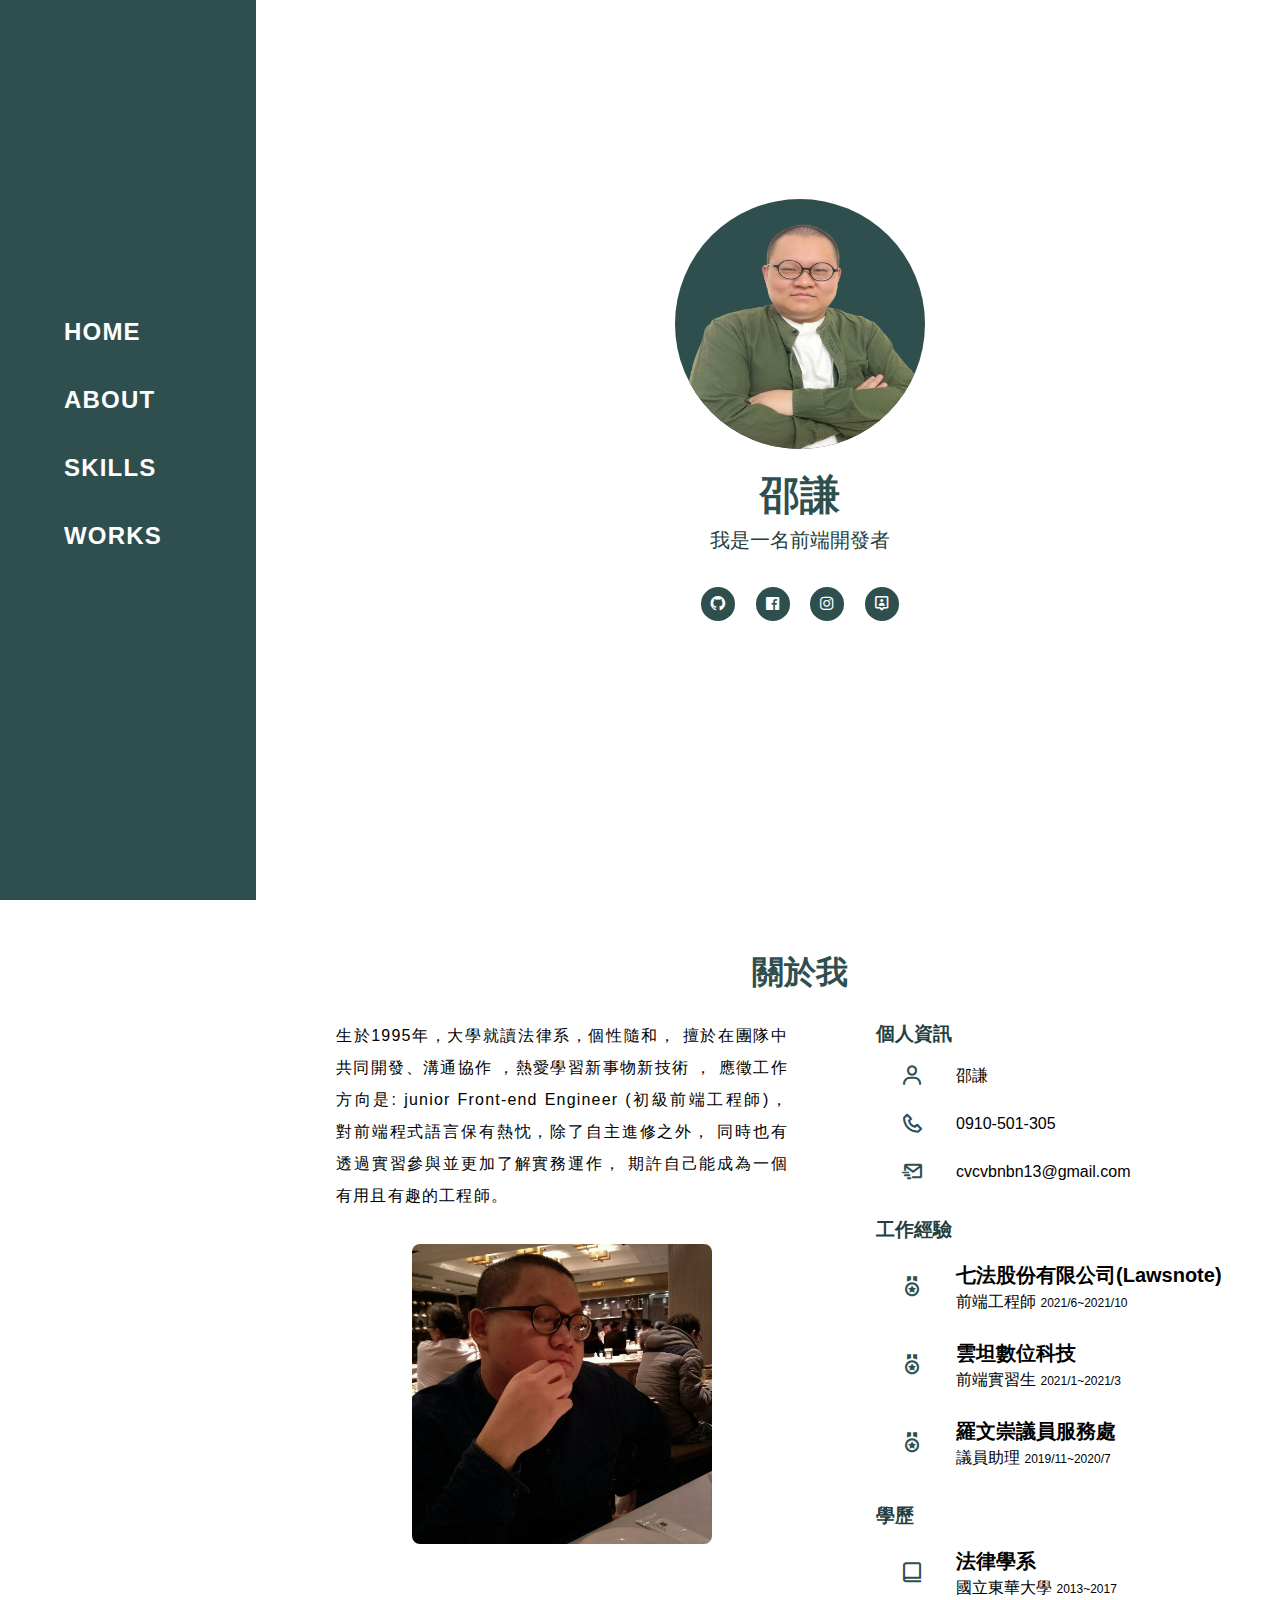
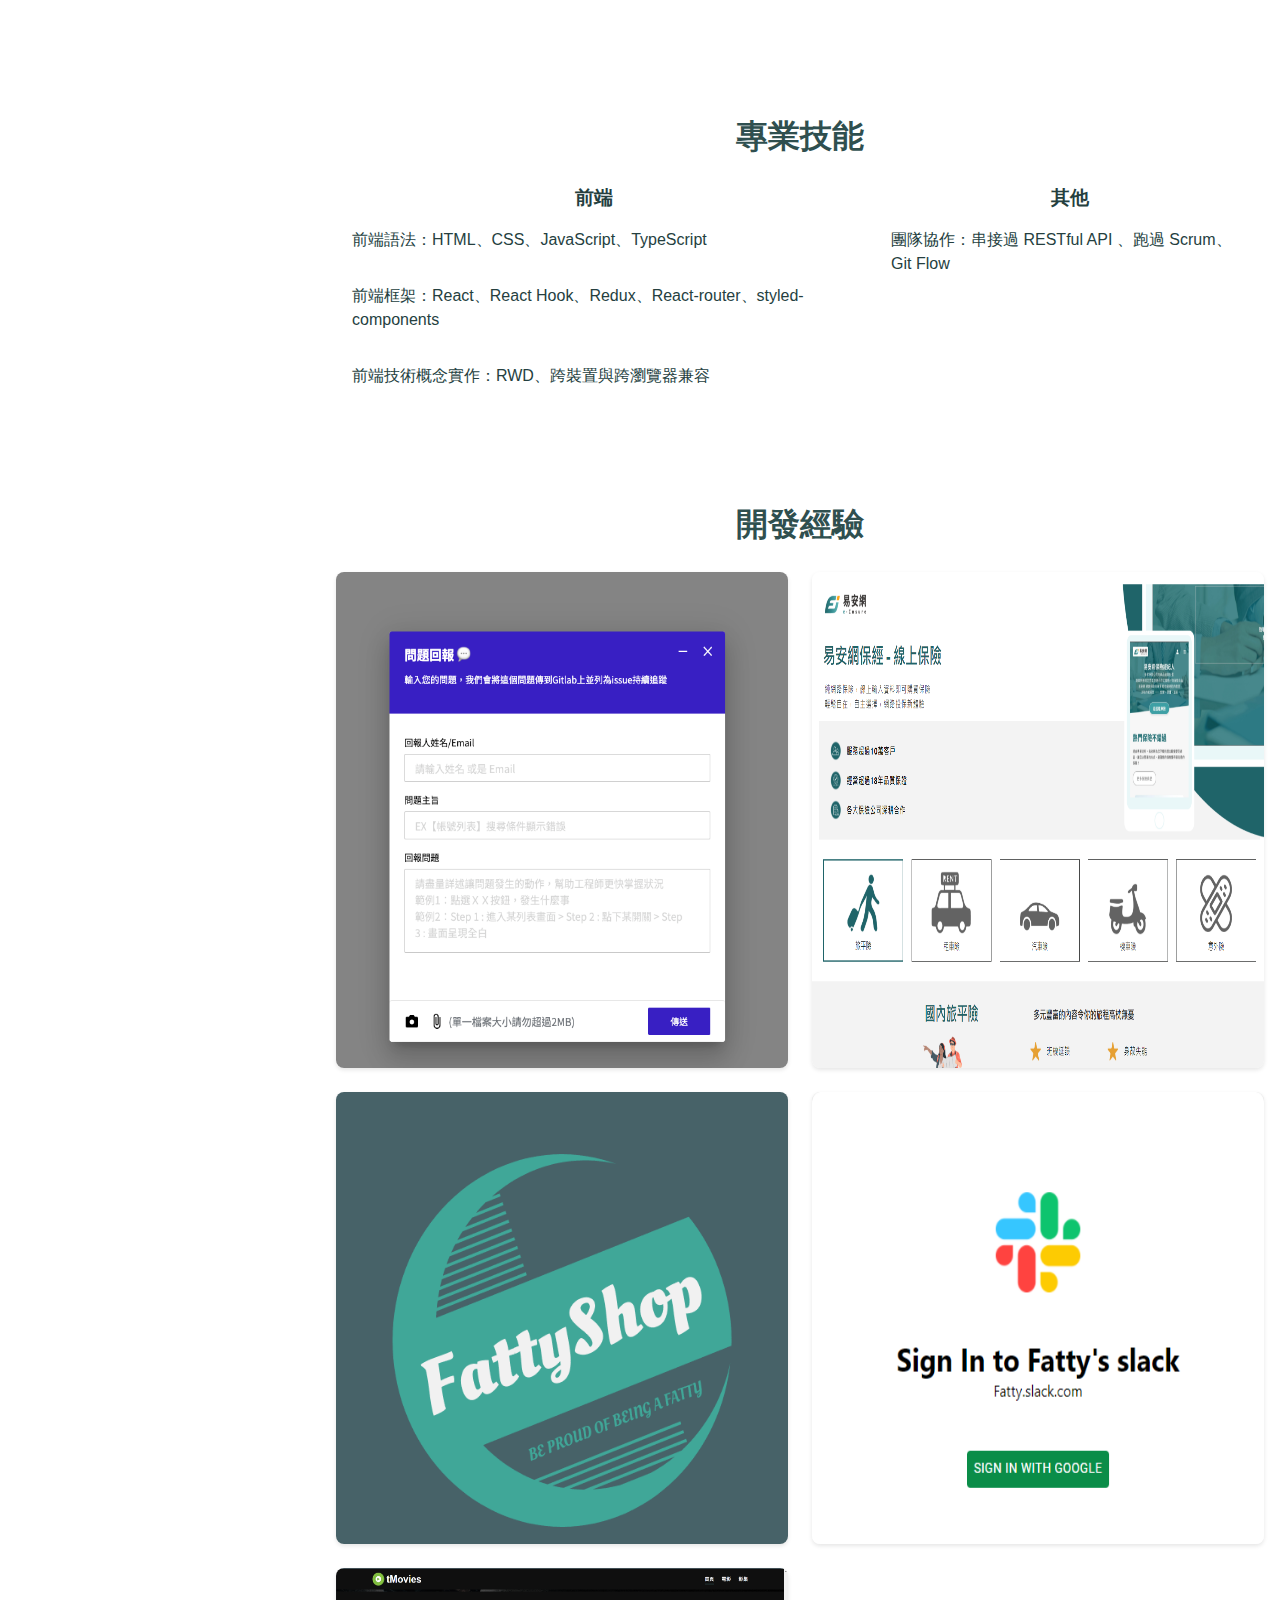
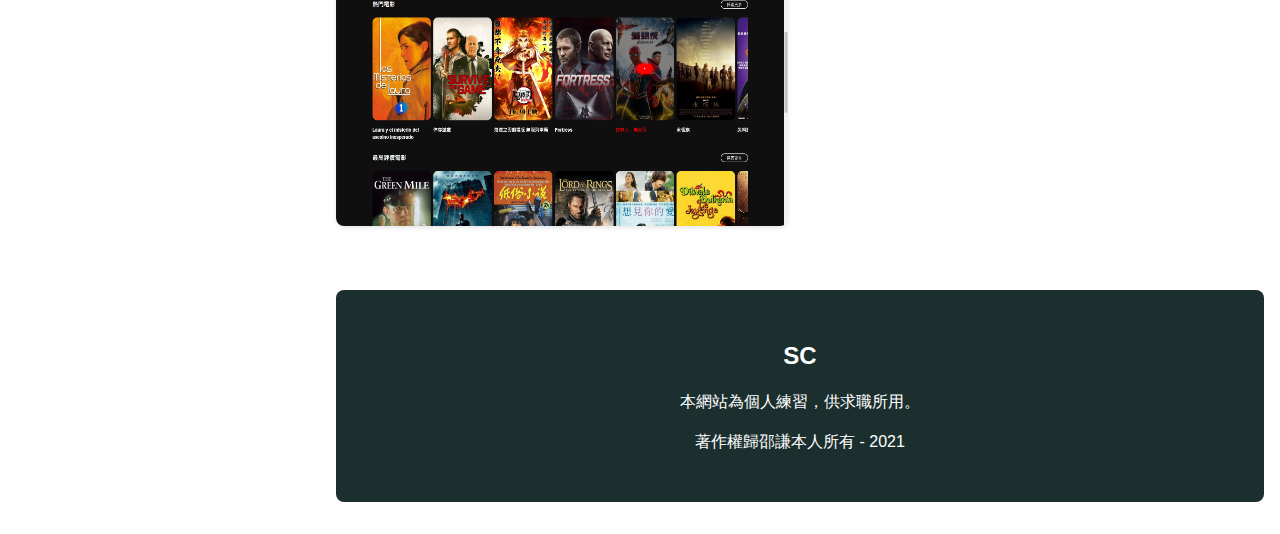
<file: index.html>
<!DOCTYPE html>
<html lang="en">
  <head>
    <meta charset="UTF-8" />
    <meta http-equiv="X-UA-Compatible" content="IE=edge" />
    <meta name="viewport" content="width=device-width, initial-scale=1.0" />
    <link rel="icon" href="assets/img/favicon.png" type="img/x-icon" />
    <link rel="stylesheet" href="assets/css/style.css" />
    <link
      href="https://unpkg.com/boxicons@2.0.7/css/boxicons.min.css"
      rel="stylesheet"
    />
    <title>嗨!我是邵謙</title>
  </head>
  <body>
    <header class="header">
      <div class="nav bd-grid">
        <div class="nav__toggle" id="nav__toggle">
          <i class="bx bx-menu"></i>
        </div>

        <div>
          <a href="#home">
            <img src="assets/img/logo.png" alt="" class="nav__logo" />
          </a>
        </div>

        <div class="nav__menu" id="nav__menu">
          <div class="nav__close" id="nav__close">
            <i class="bx bx-x"></i>
          </div>

          <ul class="nav__list">
            <li class="nav__item">
              <a href="#home" class="nav__link">Home</a>
            </li>
            <li class="nav__item">
              <a href="#about" class="nav__link">About</a>
            </li>
            <li class="nav__item">
              <a href="#skills" class="nav__link">Skills</a>
            </li>
            <li class="nav__item">
              <a href="#works" class="nav__link">Works</a>
            </li>
          </ul>
        </div>
      </div>
    </header>

    <main class="main">
      <section class="home" id="home">
        <div class="home__container bd-grid">
          <div class="home__data">
            <div class="home__img">
              <img src="assets/img/person.png" alt="" />
            </div>

            <h1 class="home__title">邵謙</h1>
            <span class="home__profession">我是一名前端開發者</span>

            <div class="home__social">
              <a href="https://github.com/cvcvbnbn13" class="home__social-link">
                <i class="bx bxl-github"></i>
              </a>
              <a
                href="https://www.facebook.com/profile.php?id=100000535888989"
                class="home__social-link"
              >
                <i class="bx bxl-facebook-square"></i>
              </a>
              <a
                href="https://www.instagram.com/cvcvbnbn13/?hl=zh-tw"
                class="home__social-link"
              >
                <i class="bx bxl-instagram"></i>
              </a>
              <a href="https://cvcvbnbn13.github.io/" class="home__social-link">
                <i class="bx bx-user-pin"></i>
              </a>
            </div>
          </div>
        </div>
      </section>

      <section class="about section" id="about">
        <h2 class="section__title">關於我</h2>

        <div class="about__container bd-grid">
          <div class="about__data">
            <p class="about__description">
              生於1995年，大學就讀法律系，個性隨和，
              擅於在團隊中共同開發、溝通協作 ，熱愛學習新事物新技術 ，
              應徵工作方向是: junior Front-end Engineer (初級前端工程師)，
              對前端程式語言保有熱忱，除了自主進修之外，
              同時也有透過實習參與並更加了解實務運作，
              期許自己能成為一個有用且有趣的工程師。
            </p>
            <img src="assets/img/about.png" alt="" class="about__img" />
          </div>
          <div>
            <div class="about__information">
              <h3 class="about__information-title">個人資訊</h3>

              <div class="about__information-data">
                <i class="bx bx-user about__information-icon"></i>
                <span>邵謙</span>
              </div>

              <div class="about__information-data">
                <i class="bx bx-phone about__information-icon"></i>
                <span>0910-501-305</span>
              </div>

              <div class="about__information-data">
                <i class="bx bx-mail-send about__information-icon"></i>
                <span>cvcvbnbn13@gmail.com</span>
              </div>
            </div>

            <div class="about__information">
              <h3 class="about__information-title">工作經驗</h3>

              <div class="about__information-data">
                <i class="bx bx-medal about__information-icon"></i>
                <div>
                  <span class="about__information-company"
                    >七法股份有限公司(Lawsnote)</span
                  >
                  <span class="about__information-subtitle">前端工程師</span>
                  <span class="about__information-subtitle-small"
                    >2021/6~2021/10</span
                  >
                </div>
              </div>

              <div class="about__information-data">
                <i class="bx bx-medal about__information-icon"></i>
                <div>
                  <span class="about__information-company">雲坦數位科技</span>
                  <span class="about__information-subtitle">前端實習生</span>
                  <span class="about__information-subtitle-small"
                    >2021/1~2021/3</span
                  >
                </div>
              </div>

              <div class="about__information-data">
                <i class="bx bx-medal about__information-icon"></i>
                <div>
                  <span class="about__information-company"
                    >羅文崇議員服務處</span
                  >
                  <span class="about__information-subtitle">議員助理</span>
                  <span class="about__information-subtitle-small"
                    >2019/11~2020/7</span
                  >
                </div>
              </div>
            </div>
            <div class="about__information">
              <h3 class="about__information-title">學歷</h3>

              <div class="about__information-data">
                <i class="bx bx-book-alt about__information-icon"></i>
                <div>
                  <span class="about__information-company">法律學系</span>
                  <span class="about__information-subtitle">國立東華大學</span>
                  <span class="about__information-subtitle-small"
                    >2013~2017</span
                  >
                </div>
              </div>
            </div>
          </div>
        </div>
      </section>

      <section class="skills section" id="skills">
        <h2 class="section__title">專業技能</h2>

        <div class="skills__container bd-grid">
          <div class="skills-content">
            <h3 class="skills__subtitle">前端</h3>
            <div class="skills__data">
              <span class="skills__name"
                >前端語法：HTML、CSS、JavaScript、TypeScript</span
              >
            </div>
            <div class="skills__data">
              <span class="skills__name"
                >前端框架：React、React
                Hook、Redux、React-router、styled-components</span
              >
            </div>

            <div class="skills__data">
              <span class="skills__name"
                >前端技術概念實作：RWD、跨裝置與跨瀏覽器兼容</span
              >
            </div>
          </div>

          <div class="skills-content">
            <h3 class="skills__subtitle">其他</h3>
            <div class="skills__data">
              <span class="skills__name"
                >團隊協作：串接過 RESTful API 、跑過 Scrum、Git Flow</span
              >
            </div>
          </div>
        </div>
      </section>

      <section class="works section" id="works">
        <h2 class="section__title">開發經驗</h2>

        <div class="works__container bd-grid">
          <div class="works__img">
            <img src="assets/img/bugReport.png" alt="" />

            <div class="works__data">
              <span class="works__title">Lawsnote內部回報系統</span>
            </div>
          </div>
          <div class="works__img">
            <img src="assets/img/work3.png" alt="" />

            <div class="works__data">
              <a
                href="https://tada.tw/w/tada/Fortuna"
                target="_blank"
                rel="noreferrer"
                class="works__link"
              >
                <i class="bx bx-link-alt"></i>
              </a>
              <span class="works__title">TADA台灣車主協會線上保險頁面</span>
            </div>
          </div>

          <div class="works__img">
            <img src="assets/img/fattyshop-logo.png" alt="" />

            <div class="works__data">
              <a
                href="https://node-for-fattyshop.herokuapp.com/"
                target="_blank"
                rel="noreferrer"
                class="works__link"
              >
                <i class="bx bx-link-alt"></i>
              </a>
              <span class="works__title">胖胖商城</span>
            </div>
          </div>

          <div class="works__img">
            <img src="assets/img/fatty-slack.png" alt="" />

            <div class="works__data">
              <a
                href="https://slack-clone-9516e.web.app/"
                target="_blank"
                rel="noreferrer"
                class="works__link"
              >
                <i class="bx bx-link-alt"></i>
              </a>
              <span class="works__title">Fatty's Slack</span>
            </div>
          </div>

          <div class="works__img">
            <img src="assets/img/react-movie.png" alt="" />

            <div class="works__data">
              <a
                href="https://movieofreact.herokuapp.com/"
                target="_blank"
                rel="noreferrer"
                class="works__link"
              >
                <i class="bx bx-link-alt"></i>
              </a>
              <span class="works__title">React-Movie</span>
            </div>
          </div>
        </div>
      </section>
    </main>

    <footer class="footer">
      <div class="footer__container bd-grid">
        <h1 class="footer__title">SC</h1>
        <p class="footer__description">本網站為個人練習，供求職所用。</p>

        <p class="footer__copy">著作權歸邵謙本人所有 - 2021</p>
      </div>
    </footer>

    <script src="assets/js/main.js"></script>
  </body>
</html>
</file>
<file: assets/css/style.css>
* {
  margin: 0;
  padding: 0;
  -webkit-box-sizing: border-box;
  box-sizing: border-box;
  font-family: 'Noto Sans TC', sans-serif;
}

html {
  scroll-behavior: smooth;
}

body {
  font-size: 1rem;
  font-weight: normal;
  background-color: #fff;
  color: #000;
  line-height: 1.5;
}

ul {
  list-style: none;
}

a {
  text-decoration: none;
  color: #000;
}

img {
  width: 100%;
  height: 110%;
  display: block;
}

.section {
  padding: 4rem 0 2rem;
}

.section__title {
  font-size: 2rem;
  color: #2f4f4f;
  margin-bottom: 1.5rem;
  text-align: center;
}

.section__subtitle {
  display: block;
  font-size: 0.75rem;
  color: #1c2f2f;
  text-align: center;
  font-weight: 700;
  margin-bottom: 0.5rem;
}

.bd-grid {
  max-width: 1280px;
  display: -ms-grid;
  display: grid;
  -ms-grid-columns: 100%;
  grid-template-columns: 100%;
  -webkit-column-gap: 1.5rem;
  column-gap: 1.5rem;
  width: calc(100% - 2rem);
  margin: 0 auto;
}

.header {
  width: 100%;
  position: fixed;
  top: 0;
  left: 0;
  z-index: 100;
  background-color: #2f4f4f;
  -webkit-box-shadow: 0 2px 4px rgba(0, 0, 0, 0.1);
  box-shadow: 0 2px 4px rgba(0, 0, 0, 0.1);
}

.nav {
  height: 2.5rem;
  display: -webkit-box;
  display: -ms-flexbox;
  display: flex;
  -webkit-box-pack: justify;
  -ms-flex-pack: justify;
  justify-content: space-between;
  -webkit-box-align: center;
  -ms-flex-align: center;
  align-items: center;
}

.nav__menu {
  position: fixed;
  top: 0;
  left: -100%;
  width: 80%;
  height: 100vh;
  padding: 4rem;
  display: -webkit-box;
  display: -ms-flexbox;
  display: flex;
  -webkit-box-align: center;
  -ms-flex-align: center;
  align-items: center;
  background-color: #2f4f4f;
  -webkit-transition: 0.5s;
  transition: 0.5s;
}

.nav__close {
  position: absolute;
  top: 1rem;
  right: 1rem;
  font-size: 2rem;
  color: #253f3f;
  cursor: pointer;
}

.nav__show {
  left: 0;
}

.nav__item {
  margin-bottom: 2rem;
}

.nav__link {
  text-transform: uppercase;
  color: #fff;
  font-weight: 700;
  -webkit-transition: 0.3s;
  transition: 0.3s;
  font-size: 1.5rem;
}

.nav__link:hover {
  color: #1c2f2f;
}

.nav__toggle {
  color: #4c7f7f;
  font-size: 1.5rem;
  cursor: pointer;
}

.nav__active {
  color: #1c2f2f;
}

.nav__list {
  letter-spacing: 1.2px;
}

.nav__logo {
  width: 2.5rem;
  height: 2.5rem;
}

.home__container {
  height: 100vh;
  -webkit-box-align: center;
  -ms-flex-align: center;
  align-items: center;
}

.home__data {
  display: -webkit-box;
  display: -ms-flexbox;
  display: flex;
  -webkit-box-orient: vertical;
  -webkit-box-direction: normal;
  -ms-flex-direction: column;
  flex-direction: column;
  -webkit-box-align: center;
  -ms-flex-align: center;
  align-items: center;
  height: -webkit-max-content;
  height: -moz-max-content;
  height: max-content;
  text-align: center;
}

.home__img {
  height: 250px;
  width: 250px;
  background-color: #2f4f4f;
  border-radius: 50%;
  overflow: hidden;
  margin-bottom: 1rem;
}

.home__title {
  font-size: 2.5rem;
  color: #2f4f4f;
  font-weight: 700;
}

.home__profession {
  font-size: 1.25rem;
  color: #253f3f;
  margin-bottom: 2rem;
}

.home__social {
  margin-bottom: 5rem;
}

.home__social-link {
  display: -webkit-inline-box;
  display: -ms-inline-flexbox;
  display: inline-flex;
  background-color: #2f4f4f;
  color: #fff;
  font-size: 1.1rem;
  border-radius: 50%;
  padding: 0.5rem;
  margin: 0 0.5rem;
  -webkit-transition: 0.3s;
  transition: 0.3s;
  cursor: pointer;
}

.about__container {
  row-gap: 1.5rem;
}

.about__description {
  text-align: justify;
  margin-bottom: 2rem;
  letter-spacing: 1.2px;
  line-height: 2;
}

.about__img {
  width: 150px;
  border-radius: 0.5rem;
  margin: 0 auto;
}

.about__information {
  margin-bottom: 2rem;
}

.about__information-title {
  color: #253f3f;
  margin-bottom: 1rem;
}

.about__information-data {
  display: -webkit-box;
  display: -ms-flexbox;
  display: flex;
  -webkit-box-align: center;
  -ms-flex-align: center;
  align-items: center;
  padding-left: 1.5rem;
  margin-bottom: 1.5rem;
}

.about__information-icon {
  font-size: 1.5rem;
  color: #2f4f4f;
  margin-right: 2rem;
}

.about__information-company {
  display: block;
  font-weight: 600;
  font-size: 1.25rem;
}

.about__information-subtitle-small {
  font-size: 0.75rem;
}

.skills__container {
  row-gap: 1.5rem;
  color: #253f3f;
  display: -webkit-box;
  display: -ms-flexbox;
  display: flex;
  -webkit-box-pack: space-evenly;
  -ms-flex-pack: space-evenly;
  justify-content: space-evenly;
}

.skills__subtitle {
  color: #253f3f;
  margin-bottom: 1rem;
  text-align: center;
}

.skills__data {
  position: relative;
  display: -webkit-box;
  display: -ms-flexbox;
  display: flex;
  margin: 0 1rem 2rem;
}

.skills__bar {
  position: absolute;
  bottom: -1rem;
  height: 0.25rem;
  background-color: #2f4f4f;
  width: 10%;
}

.works__container {
  row-gap: 1.5rem;
}

.works__img {
  position: relative;
  overflow: hidden;
  border-radius: 0.5rem;
  -webkit-box-shadow: 0 2px 4px rgba(0, 0, 0, 0.1);
  box-shadow: 0 2px 4px rgba(0, 0, 0, 0.1);
}

.works__img:hover .works__data {
  bottom: 0;
}

.works__data {
  position: absolute;
  bottom: -100%;
  width: 100%;
  height: 100%;
  display: -webkit-box;
  display: -ms-flexbox;
  display: flex;
  -webkit-box-orient: vertical;
  -webkit-box-direction: normal;
  -ms-flex-direction: column;
  flex-direction: column;
  -webkit-box-pack: center;
  -ms-flex-pack: center;
  justify-content: center;
  -webkit-box-align: center;
  -ms-flex-align: center;
  align-items: center;
  background: rgba(47, 79, 79, 0.7);
  border-radius: 0.5rem;
  -webkit-transition: 0.3s;
  transition: 0.3s;
}

.works__description {
  display: none;
}

.works__link {
  display: -webkit-inline-box;
  display: -ms-inline-flexbox;
  display: inline-flex;
  font-size: 1.5rem;
  background-color: #4c7f7f;
  color: #2f4f4f;
  padding: 0.5rem;
  margin-bottom: 1rem;
}

.works__title {
  font-size: 1.25rem;
  color: #fff;
  font-weight: bold;
}

.footer {
  background-color: #1c2f2f;
  color: #fff;
  text-align: center;
  padding: 2rem 0;
}

.footer__title {
  font-size: 1.5rem;
  margin-bottom: 1rem;
}

.footer__description {
  margin-bottom: 1rem;
}

@media screen and (min-width: 768px) {
  .nav__menu {
    width: 20%;
  }
  .about__container {
    -ms-grid-columns: (1fr) [2];
    grid-template-columns: repeat(2, 1fr);
  }
  .about__data {
    text-align: initial;
  }
  .about__description {
    margin-bottom: 2rem;
  }
  .about__img {
    width: 300px;
    height: 300px;
  }
  .about__information {
    padding-left: 4rem;
  }
  .skills__container {
    -ms-grid-columns: (1fr) [3];
    grid-template-columns: repeat(3, 1fr);
  }
  .works__container {
    -ms-grid-columns: (1fr) [2];
    grid-template-columns: repeat(2, 1fr);
  }
  .works__description {
    display: block;
    text-align: center;
    color: #fff;
    font-size: 0.875rem;
  }
  .footer {
    background: none;
  }
  .footer__container {
    background-color: #1c2f2f;
    padding: 3rem 0;
    border-radius: 0.5rem;
  }
}

@media screen and (min-width: 1024px) {
  body {
    padding-left: 25%;
  }
  .header {
    width: 0;
  }
  .nav__toggle,
  .nav__logo,
  .nav__close {
    display: none;
  }
  .nav__menu {
    left: 0;
  }
  .section {
    padding: 3rem 0 2rem;
  }
  .bd-grid {
    margin: 0 auto;
  }
  .about__data {
    text-align: left;
  }
}
/*# sourceMappingURL=style.css.map */
</file>
